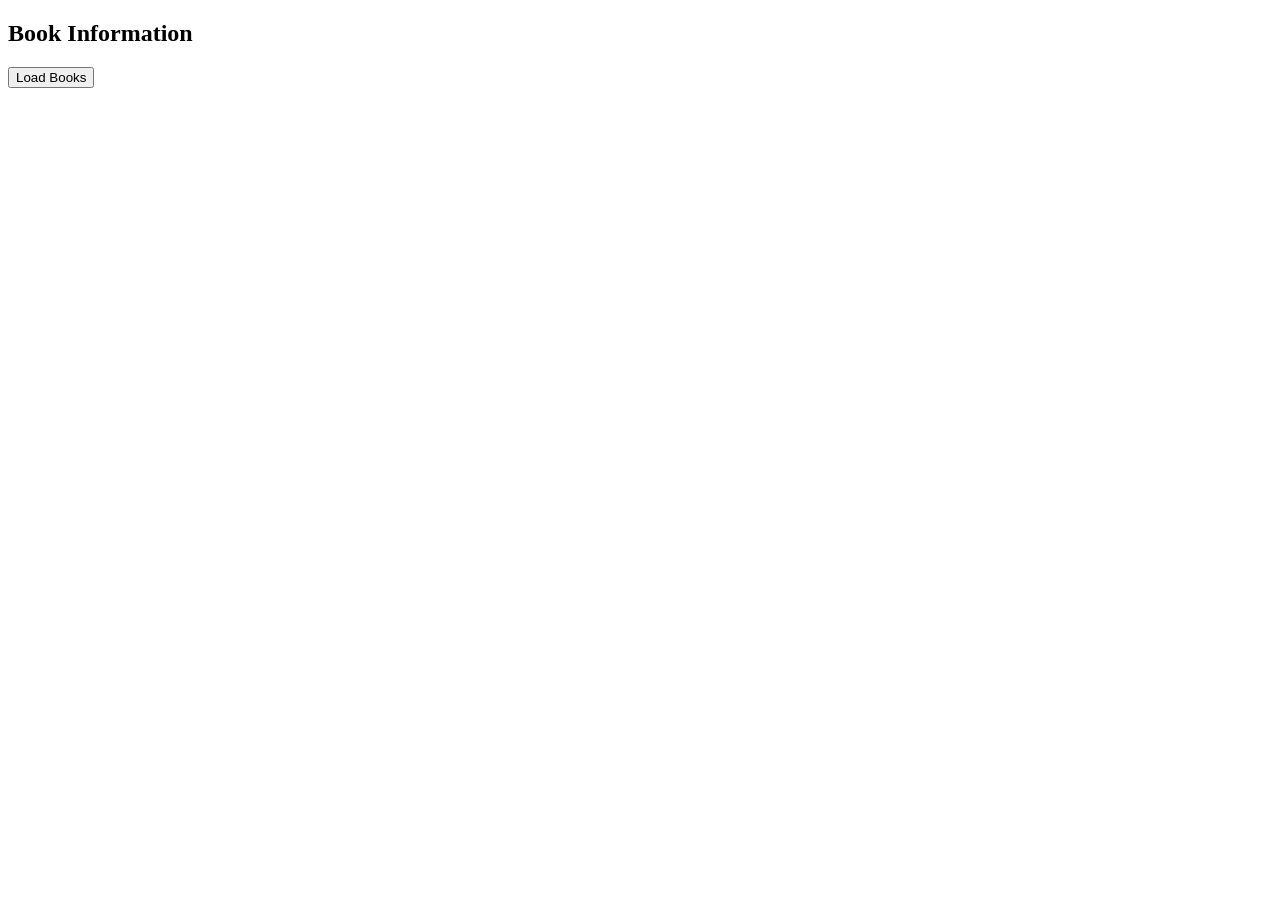
<file: index.html>
<!DOCTYPE html>
<html>
<head>
    <title>Book Details</title>

    <script src="https://code.jquery.com/jquery-3.7.1.min.js"></script>
</head>
<body>

<h2>Book Information</h2>

<button id="load">Load Books</button>

<ul id="books"></ul>

<script>
$(document).ready(function() {

    $("#load").click(function() {

        $.ajax({
            url: "books.json",
            type: "GET",
            dataType: "json",

            success: function(data) {

                $("#books").empty();

                $.each(data, function(index, book) {
                    $("#books").append(
                        "<li>" + book.title +
                        " - " + book.author + "</li>"
                    );
                });
            }
        });

    });

});
</script>

</body>
</html>
</file>
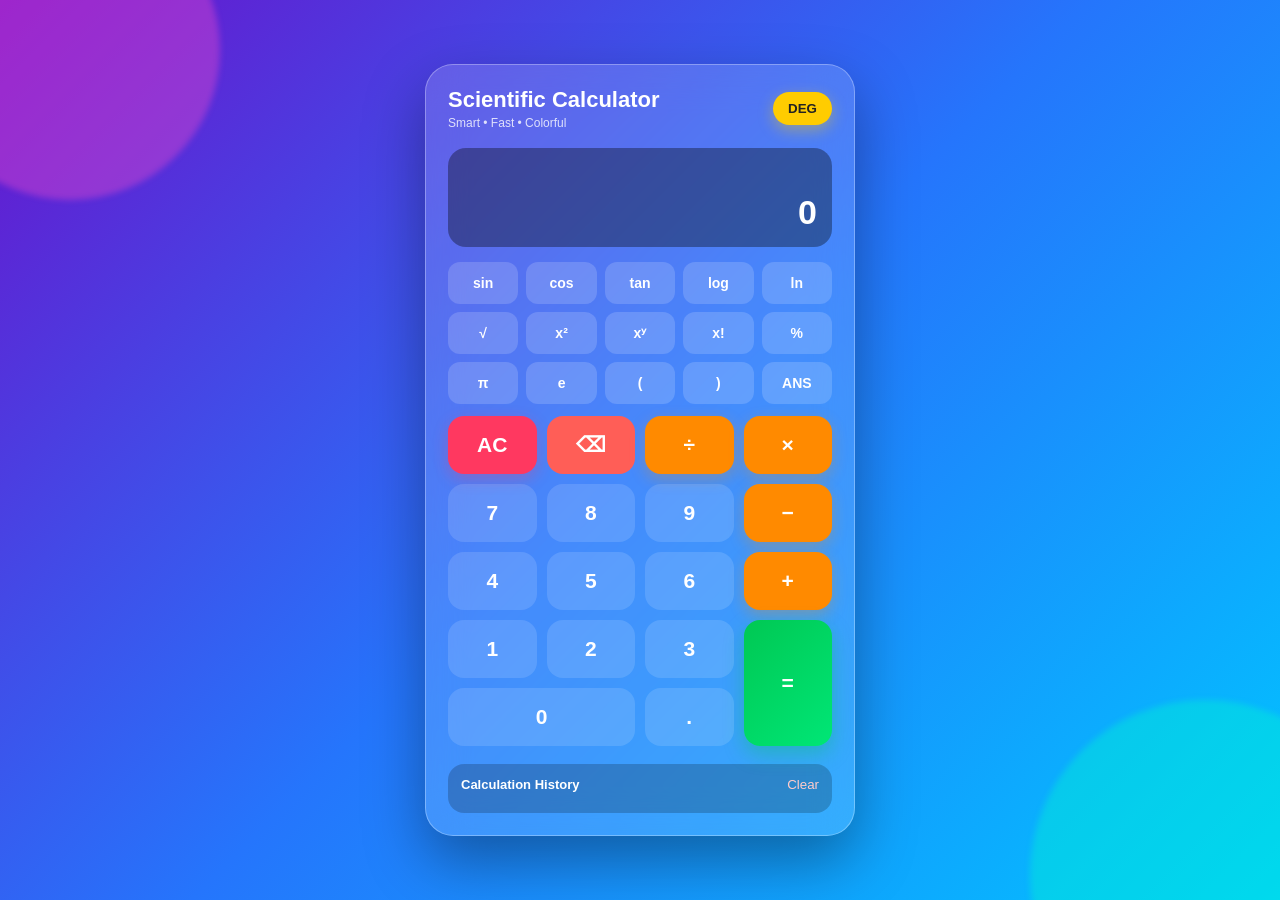
<file: calculator.html>
<!DOCTYPE html>
<html lang="en">
<head>
    <meta charset="UTF-8">
    <meta name="viewport" content="width=device-width, initial-scale=1.0">
    <title>Colorful Scientific Calculator</title>
    <link rel="stylesheet" href="calculator.css">
</head>

<body>

<div class="background-shape shape1"></div>
<div class="background-shape shape2"></div>

<div class="calculator">

    <div class="header">
        <div>
            <h1>Scientific Calculator</h1>
            <p>Smart • Fast • Colorful</p>
        </div>

        <button id="modeBtn" class="mode-btn">DEG</button>
    </div>

    <div class="display-container">

        <div id="historyDisplay" class="history-display"></div>

        <input
            type="text"
            id="display"
            class="display"
            value="0"
            readonly
        >

    </div>

    <div class="scientific-buttons">

        <button class="scientific" data-value="sin(">sin</button>
        <button class="scientific" data-value="cos(">cos</button>
        <button class="scientific" data-value="tan(">tan</button>
        <button class="scientific" data-value="log(">log</button>
        <button class="scientific" data-value="ln(">ln</button>

        <button class="scientific" data-value="sqrt(">√</button>
        <button class="scientific" data-value="^2">x²</button>
        <button class="scientific" data-value="^">xʸ</button>
        <button class="scientific" data-value="!">x!</button>
        <button class="scientific" data-value="%">%</button>

        <button class="scientific" data-value="pi">π</button>
        <button class="scientific" data-value="e">e</button>
        <button class="scientific" data-value="(">(</button>
        <button class="scientific" data-value=")">)</button>
        <button class="scientific" id="ansBtn">ANS</button>

    </div>

    <div class="buttons">

        <button class="clear" id="clearBtn">AC</button>
        <button class="delete" id="deleteBtn">⌫</button>
        <button class="operator" data-value="/">÷</button>
        <button class="operator" data-value="*">×</button>

        <button data-value="7">7</button>
        <button data-value="8">8</button>
        <button data-value="9">9</button>
        <button class="operator" data-value="-">−</button>

        <button data-value="4">4</button>
        <button data-value="5">5</button>
        <button data-value="6">6</button>
        <button class="operator" data-value="+">+</button>

        <button data-value="1">1</button>
        <button data-value="2">2</button>
        <button data-value="3">3</button>
        <button class="equal" id="equalBtn">=</button>

        <button class="zero" data-value="0">0</button>
        <button data-value=".">.</button>

    </div>

    <div class="history-section">
        <div class="history-title">
            <span>Calculation History</span>
            <button id="clearHistory">Clear</button>
        </div>

        <div id="historyList"></div>
    </div>

</div>

<script src="calculator.js"></script>

</body>
</html>
</file>
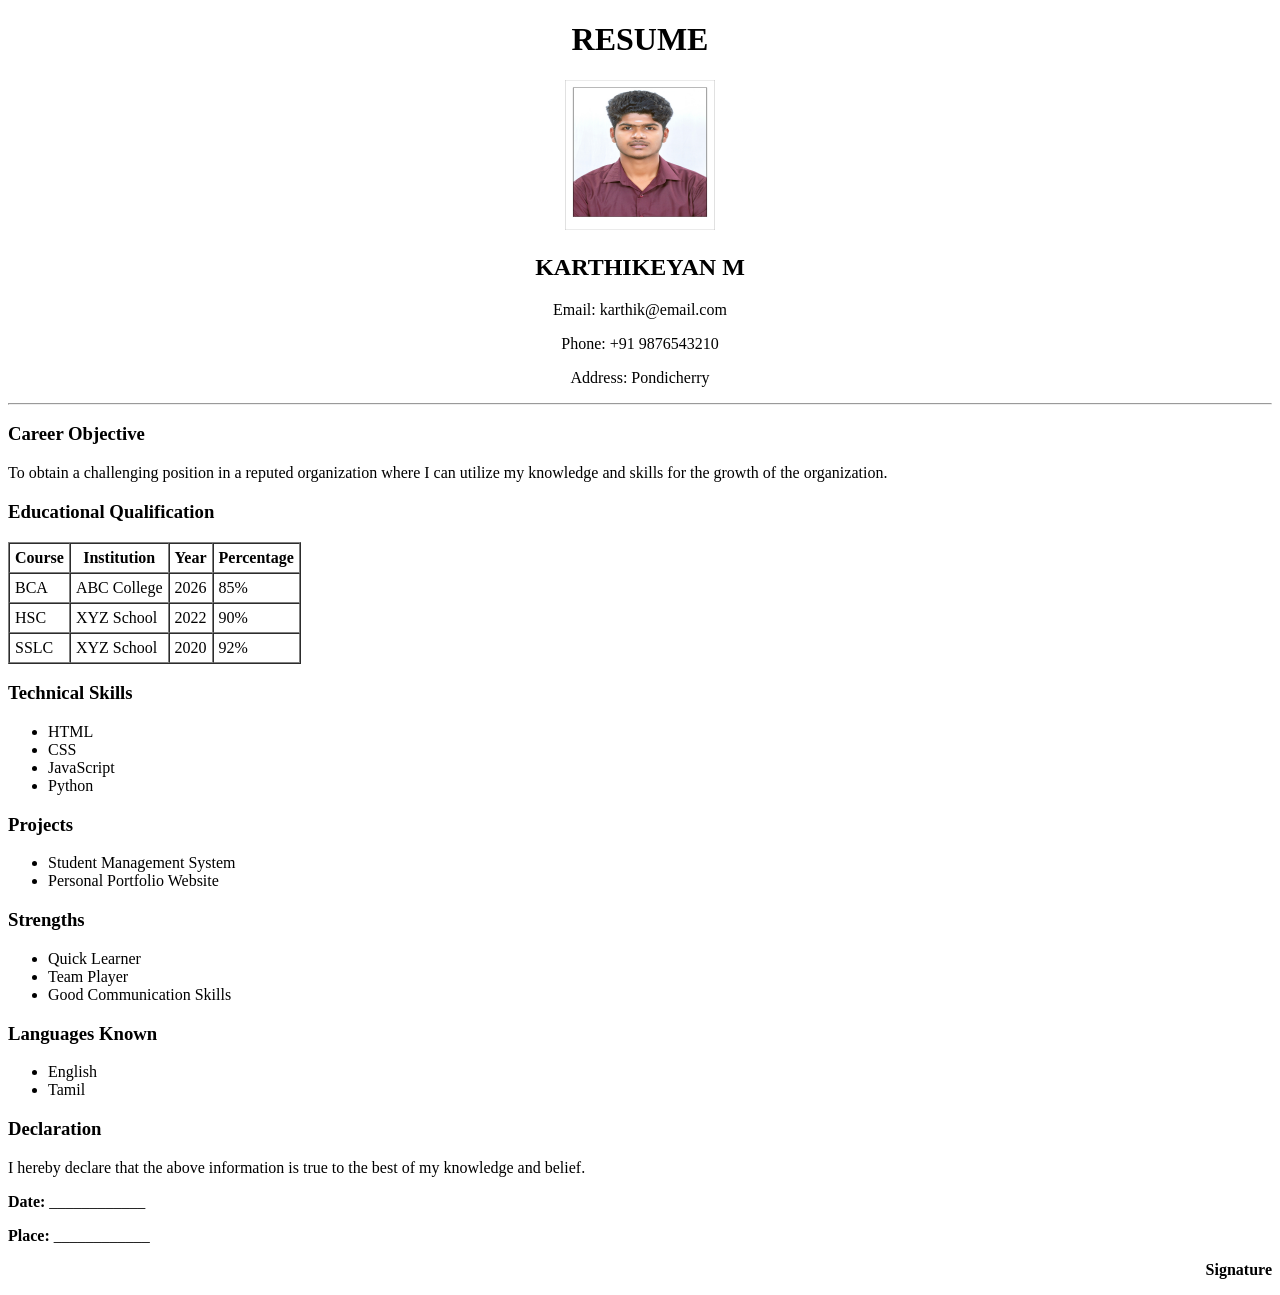
<file: Create Resume.html>
<!DOCTYPE html>
<html>
<head>
    <title>Resume</title>
</head>
<body>

    <center>
        <h1>RESUME</h1>

        <!-- Replace photo.jpg with your image file -->
        <img src="karthik.jpg.jpeg" alt="Profile Photo" width="150" height="150">

        <h2>KARTHIKEYAN M</h2>
        <p>Email: karthik@email.com</p>
        <p>Phone: +91 9876543210</p>
        <p>Address: Pondicherry</p>
    </center>

    <hr>

    <h3>Career Objective</h3>
    <p>
        To obtain a challenging position in a reputed organization where I can
        utilize my knowledge and skills for the growth of the organization.
    </p>

    <h3>Educational Qualification</h3>
    <table border="1" cellpadding="5" cellspacing="0">
        <tr>
            <th>Course</th>
            <th>Institution</th>
            <th>Year</th>
            <th>Percentage</th>
        </tr>
        <tr>
            <td>BCA</td>
            <td>ABC College</td>
            <td>2026</td>
            <td>85%</td>
        </tr>
        <tr>
            <td>HSC</td>
            <td>XYZ School</td>
            <td>2022</td>
            <td>90%</td>
        </tr>
        <tr>
            <td>SSLC</td>
            <td>XYZ School</td>
            <td>2020</td>
            <td>92%</td>
        </tr>
    </table>

    <h3>Technical Skills</h3>
    <ul>
        <li>HTML</li>
        <li>CSS</li>
        <li>JavaScript</li>
        <li>Python</li>
    </ul>

    <h3>Projects</h3>
    <ul>
        <li>Student Management System</li>
        <li>Personal Portfolio Website</li>
    </ul>

    <h3>Strengths</h3>
    <ul>
        <li>Quick Learner</li>
        <li>Team Player</li>
        <li>Good Communication Skills</li>
    </ul>

    <h3>Languages Known</h3>
    <ul>
        <li>English</li>
        <li>Tamil</li>
    </ul>

    <h3>Declaration</h3>
    <p>
        I hereby declare that the above information is true to the best of my
        knowledge and belief.
    </p>

    <p><b>Date:</b> ____________</p>
    <p><b>Place:</b> ____________</p>
    <p align="right"><b>Signature</b></p>

</body>
</html>
</file>
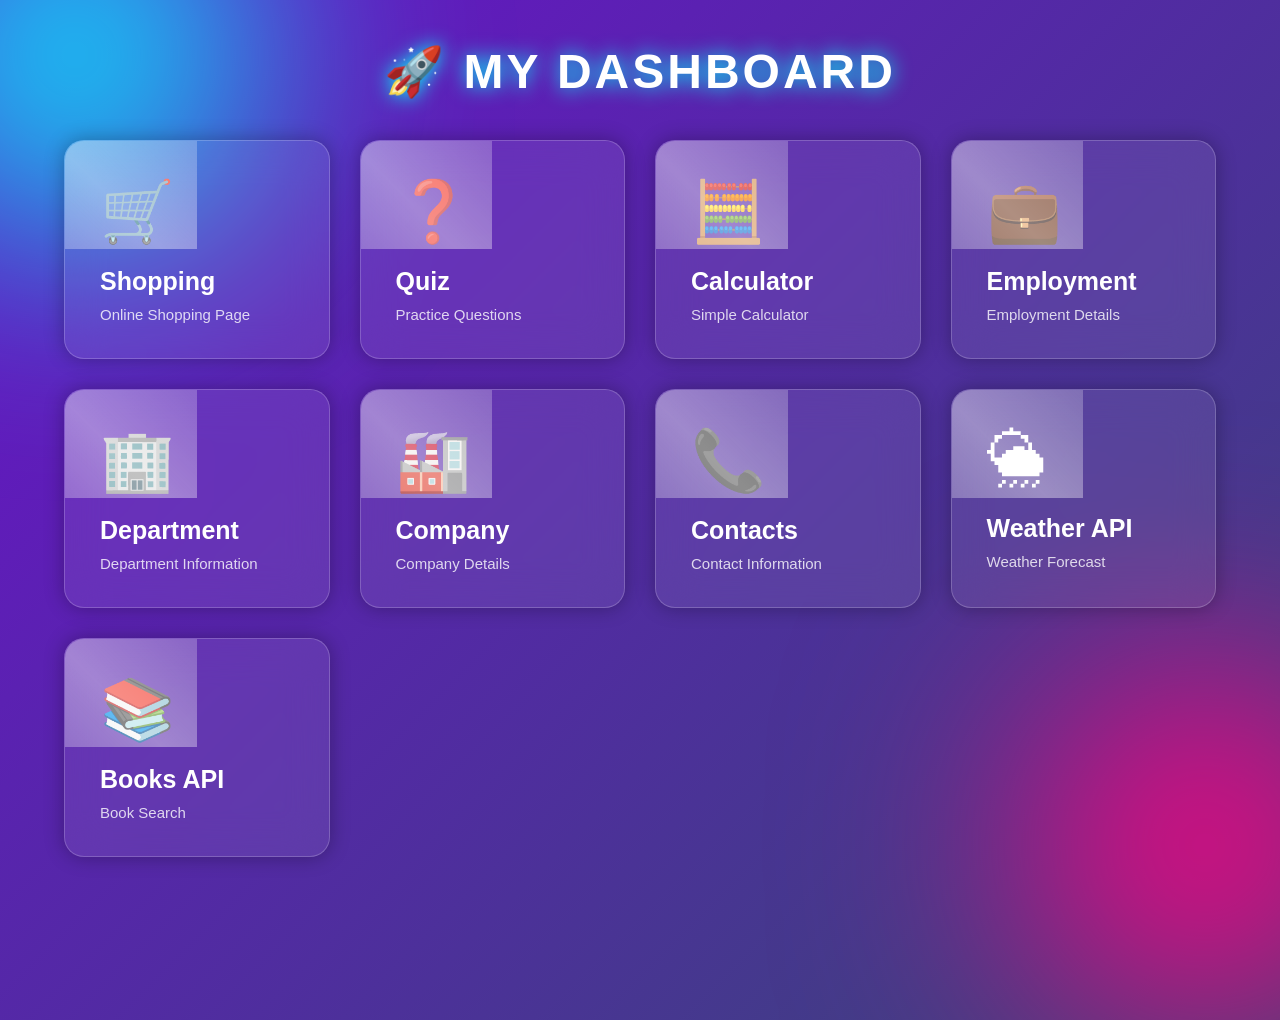
<file: lab.html>
<!DOCTYPE html>
<html lang="en">
<head>
<meta charset="UTF-8">
<meta name="viewport" content="width=device-width, initial-scale=1.0">
<title>My Dashboard</title>

<style>

*{
    margin:0;
    padding:0;
    box-sizing:border-box;
    font-family:'Poppins',sans-serif;
}

body{
    min-height:100vh;
    display:flex;
    justify-content:center;
    align-items:center;
    background:linear-gradient(-45deg,#0f2027,#203a43,#2c5364,#6a11cb);
    background-size:400% 400%;
    animation:bg 10s ease infinite;
    overflow:hidden;
}

@keyframes bg{
    0%{background-position:0% 50%;}
    50%{background-position:100% 50%;}
    100%{background-position:0% 50%;}
}

/* Floating circles */

body::before{
    content:"";
    position:absolute;
    width:350px;
    height:350px;
    background:#00f5ff;
    border-radius:50%;
    filter:blur(120px);
    top:-120px;
    left:-100px;
}

body::after{
    content:"";
    position:absolute;
    width:350px;
    height:350px;
    background:#ff0080;
    border-radius:50%;
    filter:blur(120px);
    bottom:-120px;
    right:-100px;
}

.container{
    width:90%;
    max-width:1250px;
    z-index:10;
}

h1{
    text-align:center;
    color:white;
    margin-bottom:40px;
    font-size:48px;
    letter-spacing:3px;
    text-shadow:0 0 20px cyan;
}

.dashboard{

    display:grid;
    grid-template-columns:repeat(auto-fit,minmax(240px,1fr));
    gap:30px;
}

.card{

    position:relative;
    text-decoration:none;
    color:white;
    padding:35px;
    border-radius:20px;
    overflow:hidden;

    background:rgba(255,255,255,.08);
    backdrop-filter:blur(20px);

    border:1px solid rgba(255,255,255,.2);

    transition:.5s;

    box-shadow:0 0 20px rgba(0,0,0,.3);

}

.card::before{

    content:"";
    position:absolute;
    width:150%;
    height:150%;
    background:linear-gradient(45deg,
    transparent,
    rgba(255,255,255,.4),
    transparent);

    top:-100%;
    left:-100%;

    transition:.7s;
}

.card:hover::before{

    top:100%;
    left:100%;

}

.card:hover{

    transform:translateY(-15px) scale(1.05);

    box-shadow:
    0 0 15px cyan,
    0 0 30px cyan,
    0 0 60px cyan;

}

.icon{

    font-size:60px;
    margin-bottom:20px;
}

.title{

    font-size:25px;
    font-weight:bold;
    margin-bottom:10px;
}

.desc{

    font-size:15px;
    opacity:.8;
}

</style>

</head>
<body>

<div class="container">

<h1>🚀 MY DASHBOARD</h1>

<div class="dashboard">

<a href="shop.html" class="card">
<div class="icon">🛒</div>
<div class="title">Shopping</div>
<div class="desc">Online Shopping Page</div>
</a>

<a href="quiz.html" class="card">
<div class="icon">❓</div>
<div class="title">Quiz</div>
<div class="desc">Practice Questions</div>
</a>

<a href="Calculator.html" class="card">
<div class="icon">🧮</div>
<div class="title">Calculator</div>
<div class="desc">Simple Calculator</div>
</a>

<a href="employee/index.php" class="card">
<div class="icon">💼</div>
<div class="title">Employment</div>
<div class="desc">Employment Details</div>
</a>

<a href="department_website/index.php" class="card">
<div class="icon">🏢</div>
<div class="title">Department</div>
<div class="desc">Department Information</div>
</a>

<a href="Company.html" class="card">
<div class="icon">🏭</div>
<div class="title">Company</div>
<div class="desc">Company Details</div>
</a>

<a href="Contacts.html" class="card">
<div class="icon">📞</div>
<div class="title">Contacts</div>
<div class="desc">Contact Information</div>
</a>

<a href="Weather API.html" class="card">
<div class="icon">🌦</div>
<div class="title">Weather API</div>
<div class="desc">Weather Forecast</div>
</a>

<a href="Books API.html" class="card">
<div class="icon">📚</div>
<div class="title">Books API</div>
<div class="desc">Book Search</div>
</a>

</div>

</div>

</body>
</html>
</file>
<file: calculator.css>
* {
    margin: 0;
    padding: 0;
    box-sizing: border-box;
    font-family: "Segoe UI", Arial, sans-serif;
}

body {
    min-height: 100vh;
    display: flex;
    justify-content: center;
    align-items: center;
    padding: 25px;

    background:
        linear-gradient(135deg, #6a11cb, #2575fc, #00c6ff);

    overflow-x: hidden;
}

/* Background circles */

.background-shape {
    position: fixed;
    border-radius: 50%;
    filter: blur(3px);
    opacity: 0.35;
    z-index: -1;
}

.shape1 {
    width: 300px;
    height: 300px;
    background: #ff4ecd;
    top: -100px;
    left: -80px;
}

.shape2 {
    width: 350px;
    height: 350px;
    background: #00ffcc;
    bottom: -150px;
    right: -100px;
}

/* Calculator */

.calculator {
    width: 430px;
    max-width: 100%;
    padding: 22px;

    border-radius: 28px;

    background: rgba(255, 255, 255, 0.15);
    backdrop-filter: blur(20px);

    border: 1px solid rgba(255, 255, 255, 0.3);

    box-shadow:
        0 25px 60px rgba(0, 0, 0, 0.35);

    color: white;
}

/* Header */

.header {
    display: flex;
    justify-content: space-between;
    align-items: center;
    margin-bottom: 18px;
}

.header h1 {
    font-size: 22px;
    font-weight: 700;
}

.header p {
    font-size: 12px;
    opacity: 0.8;
    margin-top: 3px;
}

.mode-btn {
    border: none;
    padding: 9px 15px;

    border-radius: 20px;

    background: #ffcc00;
    color: #222;

    font-weight: bold;
    cursor: pointer;

    box-shadow: 0 5px 15px rgba(255, 204, 0, 0.4);
}

/* Display */

.display-container {
    background: rgba(0, 0, 0, 0.35);

    border-radius: 18px;
    padding: 15px;

    margin-bottom: 15px;
}

.history-display {
    height: 25px;

    text-align: right;

    color: #b9c5ff;

    font-size: 14px;

    overflow: hidden;
}

.display {
    width: 100%;

    border: none;
    outline: none;

    background: transparent;

    color: white;

    font-size: 34px;
    font-weight: bold;

    text-align: right;

    padding-top: 5px;
}

/* Scientific buttons */

.scientific-buttons {
    display: grid;

    grid-template-columns:
        repeat(5, 1fr);

    gap: 8px;

    margin-bottom: 12px;
}

.scientific {
    height: 42px;

    border: none;
    border-radius: 12px;

    background: rgba(255, 255, 255, 0.16);

    color: white;

    font-size: 14px;
    font-weight: 600;

    cursor: pointer;

    transition: 0.2s;
}

.scientific:hover {
    background: rgba(255, 255, 255, 0.28);

    transform: translateY(-2px);
}

/* Main buttons */

.buttons {
    display: grid;

    grid-template-columns:
        repeat(4, 1fr);

    gap: 10px;
}

.buttons button {
    height: 58px;

    border: none;

    border-radius: 16px;

    background: rgba(255, 255, 255, 0.13);

    color: white;

    font-size: 21px;
    font-weight: 600;

    cursor: pointer;

    transition:
        transform 0.15s,
        background 0.15s,
        box-shadow 0.15s;
}

.buttons button:hover {
    background: rgba(255, 255, 255, 0.25);

    transform: translateY(-2px);
}

.buttons button:active {
    transform: scale(0.94);
}

/* Operators */

.operator {
    background: #ff8a00 !important;

    box-shadow:
        0 5px 15px rgba(255, 138, 0, 0.3);
}

.operator:hover {
    background: #ff9f2f !important;
}

/* Clear */

.clear {
    background: #ff3860 !important;

    box-shadow:
        0 5px 15px rgba(255, 56, 96, 0.3);
}

.delete {
    background: #ff5e57 !important;
}

/* Equal */

.equal {
    grid-row: span 2;

    height: 126px !important;

    background:
        linear-gradient(135deg, #00c853, #00e676) !important;

    box-shadow:
        0 8px 20px rgba(0, 200, 83, 0.35);
}

.equal:hover {
    background:
        linear-gradient(135deg, #00e676, #69f0ae) !important;
}

/* Zero */

.zero {
    grid-column: span 2;
}

/* History */

.history-section {
    margin-top: 18px;

    background: rgba(0, 0, 0, 0.2);

    padding: 13px;

    border-radius: 16px;
}

.history-title {
    display: flex;
    justify-content: space-between;
    align-items: center;

    margin-bottom: 8px;

    font-size: 13px;
    font-weight: bold;
}

.history-title button {
    border: none;

    background: transparent;

    color: #ffcccb;

    cursor: pointer;
}

#historyList {
    max-height: 100px;

    overflow-y: auto;
}

.history-item {
    display: flex;
    justify-content: space-between;

    padding: 7px 3px;

    border-bottom: 1px solid rgba(255,255,255,0.1);

    font-size: 12px;
}

.history-expression {
    color: #d7dcff;
}

.history-result {
    color: #7dffb2;

    font-weight: bold;
}

/* Mobile */

@media (max-width: 480px) {

    body {
        padding: 10px;
    }

    .calculator {
        padding: 15px;

        border-radius: 22px;
    }

    .header h1 {
        font-size: 18px;
    }

    .display {
        font-size: 28px;
    }

    .buttons {
        gap: 7px;
    }

    .buttons button {
        height: 54px;

        border-radius: 13px;
    }

    .scientific-buttons {
        gap: 6px;
    }

    .scientific {
        font-size: 12px;
        height: 38px;
    }
}
</file>
